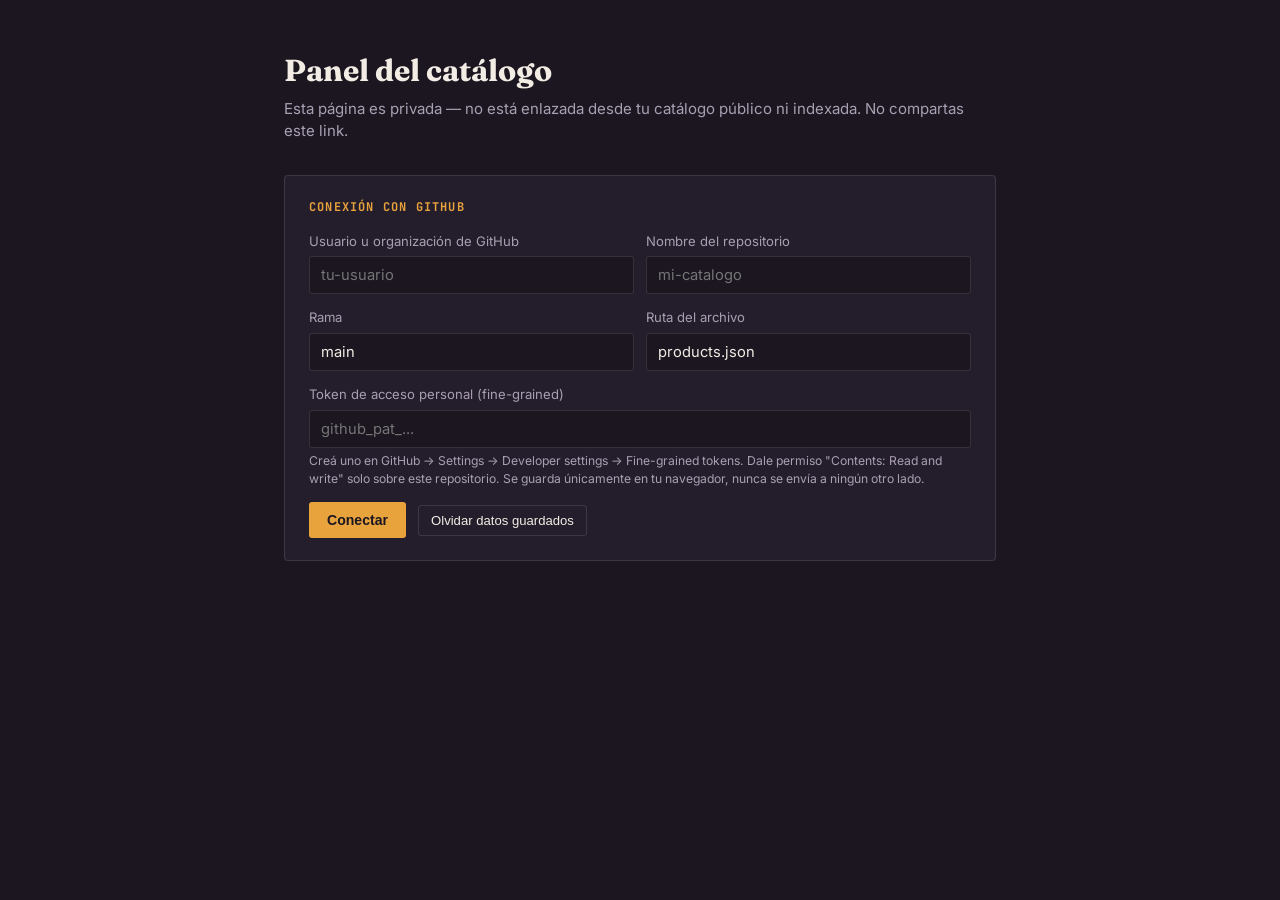
<file: catalogo-ia/admin.html>
<!DOCTYPE html>
<html lang="es">
<head>
<meta charset="UTF-8">
<meta name="viewport" content="width=device-width, initial-scale=1.0">
<title>Panel Admin — Catálogo</title>
<meta name="robots" content="noindex, nofollow">
<link rel="preconnect" href="https://fonts.googleapis.com">
<link href="https://fonts.googleapis.com/css2?family=Fraunces:wght@500;600&family=Inter:wght@400;500;600&family=JetBrains+Mono:wght@400;500&display=swap" rel="stylesheet">
<link rel="stylesheet" href="assets/style.css">
<link rel="stylesheet" href="assets/admin.css">
</head>
<body>

<div class="admin-wrap">
  <h1>Panel del catálogo</h1>
  <p class="lede">Esta página es privada — no está enlazada desde tu catálogo público ni indexada. No compartas este link.</p>

  <div id="status" class="status hidden"></div>

  <div class="panel">
    <h2>Conexión con GitHub</h2>
    <form id="cfg-form">
      <div class="row2">
        <div class="field"><label>Usuario u organización de GitHub</label><input id="cfg-owner" required placeholder="tu-usuario"></div>
        <div class="field"><label>Nombre del repositorio</label><input id="cfg-repo" required placeholder="mi-catalogo"></div>
      </div>
      <div class="row2">
        <div class="field"><label>Rama</label><input id="cfg-branch" value="main"></div>
        <div class="field"><label>Ruta del archivo</label><input id="cfg-path" value="products.json"></div>
      </div>
      <div class="field">
        <label>Token de acceso personal (fine-grained)</label>
        <input id="cfg-token" type="password" required placeholder="github_pat_...">
        <small class="help">Creá uno en GitHub → Settings → Developer settings → Fine-grained tokens. Dale permiso "Contents: Read and write" solo sobre este repositorio. Se guarda únicamente en tu navegador, nunca se envía a ningún otro lado.</small>
      </div>
      <button class="btn-solid" type="submit">Conectar</button>
      <button class="btn-outline" type="button" id="cfg-forget" style="margin-left:8px;">Olvidar datos guardados</button>
    </form>
  </div>

  <div id="editor-panel" class="hidden">
    <div class="panel">
      <h2>Agregar nuevo pack</h2>
      <form id="add-form">
        <div class="field"><label>Nombre</label><input id="new-name" required></div>
        <div class="field"><label>Descripción</label><textarea id="new-desc"></textarea></div>
        <div class="field"><label>Tags (separados por coma)</label><input id="new-tags" placeholder="anime, cyberpunk"></div>
        <div class="field"><label>URL de imagen</label><input id="new-image" placeholder="https://..."></div>
        <div class="row2">
          <div class="field"><label>Link de compra</label><input id="new-purchase" placeholder="https://..."></div>
          <div class="field"><label>Link de muestra gratis</label><input id="new-sample" placeholder="https://..."></div>
        </div>
        <button class="btn-solid" type="submit">Agregar a la lista</button>
      </form>
    </div>

    <div class="panel">
      <h2>Packs actuales</h2>
      <div id="product-list"></div>
    </div>

    <div class="panel" style="display:flex; gap:10px; align-items:center;">
      <button class="btn-solid" id="save-btn">Guardar cambios en GitHub</button>
      <button class="btn-outline" id="reload-btn">Recargar desde GitHub</button>
    </div>
  </div>
</div>

<script src="assets/admin.js"></script>
</body>
</html>
</file>
<file: catalogo-ia/assets/style.css>
:root {
  --bg: #1b1620;
  --surface: #241e2c;
  --surface-alt: #2d2635;
  --text: #f2ece4;
  --text-muted: #a99fb3;
  --accent: #e8a33d;
  --accent-soft: rgba(232, 163, 61, 0.14);
  --line: rgba(242, 236, 228, 0.12);
  --radius: 4px;
}

* { box-sizing: border-box; }

body {
  margin: 0;
  background: var(--bg);
  color: var(--text);
  font-family: 'Inter', system-ui, sans-serif;
  line-height: 1.5;
  -webkit-font-smoothing: antialiased;
}

.wrap {
  max-width: 1120px;
  margin: 0 auto;
  padding: 0 24px;
}

/* ---- Header / "portada de catálogo" ---- */
header.cover {
  padding: 72px 0 48px;
  border-bottom: 1px solid var(--line);
}

.eyebrow {
  font-family: 'JetBrains Mono', monospace;
  font-size: 12px;
  letter-spacing: 0.14em;
  text-transform: uppercase;
  color: var(--accent);
  margin: 0 0 14px;
}

h1.title {
  font-family: 'Fraunces', serif;
  font-weight: 600;
  font-size: clamp(2.4rem, 5vw, 3.6rem);
  margin: 0 0 12px;
  letter-spacing: -0.01em;
}

.subtitle {
  color: var(--text-muted);
  font-size: 1.05rem;
  max-width: 46ch;
  margin: 0;
}

/* ---- Filtro de tags ---- */
.filters {
  display: flex;
  flex-wrap: wrap;
  gap: 8px;
  padding: 28px 0 0;
}

.chip {
  font-family: 'JetBrains Mono', monospace;
  font-size: 12px;
  letter-spacing: 0.04em;
  text-transform: lowercase;
  background: transparent;
  color: var(--text-muted);
  border: 1px solid var(--line);
  border-radius: 100px;
  padding: 7px 14px;
  cursor: pointer;
  transition: border-color .15s ease, color .15s ease, background .15s ease;
}

.chip:hover { color: var(--text); border-color: var(--text-muted); }

.chip.active {
  color: var(--bg);
  background: var(--accent);
  border-color: var(--accent);
}

/* ---- Grid de productos ---- */
.grid {
  display: grid;
  grid-template-columns: repeat(auto-fill, minmax(280px, 1fr));
  gap: 28px;
  padding: 40px 0 96px;
}

.card {
  background: var(--surface);
  border: 1px solid var(--line);
  border-radius: var(--radius);
  overflow: hidden;
  display: flex;
  flex-direction: column;
  transition: transform .18s ease, border-color .18s ease;
  position: relative;
}

.card:hover {
  transform: translateY(-3px);
  border-color: rgba(232, 163, 61, 0.4);
}

.card .thumb {
  aspect-ratio: 4 / 3;
  width: 100%;
  object-fit: cover;
  display: block;
  background: var(--surface-alt);
}

.card .stamp {
  position: absolute;
  top: 12px;
  right: 12px;
  font-family: 'JetBrains Mono', monospace;
  font-size: 11px;
  letter-spacing: 0.05em;
  background: rgba(27, 22, 32, 0.75);
  color: var(--accent);
  padding: 4px 8px;
  border-radius: 3px;
  backdrop-filter: blur(2px);
}

.card .body {
  padding: 18px 20px 20px;
  border-top: 1px dashed var(--line);
  display: flex;
  flex-direction: column;
  gap: 10px;
  flex: 1;
}

.card .tags {
  display: flex;
  gap: 6px;
  flex-wrap: wrap;
}

.card .tag {
  font-family: 'JetBrains Mono', monospace;
  font-size: 10.5px;
  letter-spacing: 0.03em;
  color: var(--accent);
  background: var(--accent-soft);
  padding: 3px 8px;
  border-radius: 3px;
  text-transform: lowercase;
}

.card h3 {
  font-family: 'Fraunces', serif;
  font-weight: 600;
  font-size: 1.28rem;
  margin: 0;
}

.card p.desc {
  color: var(--text-muted);
  font-size: 0.92rem;
  margin: 0;
  flex: 1;
}

.card .actions {
  display: flex;
  gap: 10px;
  margin-top: 4px;
}

.btn {
  flex: 1;
  text-align: center;
  font-size: 0.85rem;
  font-weight: 600;
  padding: 10px 12px;
  border-radius: 3px;
  text-decoration: none;
  transition: opacity .15s ease, background .15s ease;
}

.btn.primary {
  background: var(--accent);
  color: var(--bg);
}

.btn.primary:hover { opacity: 0.88; }

.btn.ghost {
  background: transparent;
  border: 1px solid var(--line);
  color: var(--text);
}

.btn.ghost:hover { border-color: var(--text-muted); }

.empty {
  color: var(--text-muted);
  font-family: 'JetBrains Mono', monospace;
  font-size: 13px;
  padding: 60px 0;
  text-align: center;
  border: 1px dashed var(--line);
  border-radius: var(--radius);
}

footer {
  border-top: 1px solid var(--line);
  padding: 28px 0 48px;
  color: var(--text-muted);
  font-family: 'JetBrains Mono', monospace;
  font-size: 12px;
}

@media (prefers-reduced-motion: reduce) {
  .card, .chip, .btn { transition: none; }
}
</file>
<file: catalogo-ia/assets/admin.css>
.admin-wrap {
  max-width: 760px;
  margin: 0 auto;
  padding: 48px 24px 96px;
}

.admin-wrap h1 {
  font-family: 'Fraunces', serif;
  font-size: 1.9rem;
  margin: 0 0 4px;
}

.admin-wrap .lede {
  color: var(--text-muted);
  font-size: 0.94rem;
  margin: 0 0 32px;
}

.panel {
  background: var(--surface);
  border: 1px solid var(--line);
  border-radius: var(--radius);
  padding: 22px 24px;
  margin-bottom: 24px;
}

.panel h2 {
  font-family: 'JetBrains Mono', monospace;
  font-size: 12px;
  letter-spacing: 0.1em;
  text-transform: uppercase;
  color: var(--accent);
  margin: 0 0 16px;
}

.field {
  margin-bottom: 14px;
}

.field label {
  display: block;
  font-size: 0.82rem;
  color: var(--text-muted);
  margin-bottom: 5px;
}

.field input,
.field textarea {
  width: 100%;
  background: var(--bg);
  border: 1px solid var(--line);
  border-radius: 3px;
  color: var(--text);
  padding: 9px 11px;
  font-family: 'Inter', sans-serif;
  font-size: 0.92rem;
}

.field textarea { min-height: 64px; resize: vertical; }

.field small.help {
  display: block;
  color: var(--text-muted);
  font-size: 0.76rem;
  margin-top: 4px;
}

.row2 { display: grid; grid-template-columns: 1fr 1fr; gap: 12px; }

button.btn-solid {
  background: var(--accent);
  color: var(--bg);
  border: none;
  font-weight: 600;
  font-size: 0.88rem;
  padding: 10px 18px;
  border-radius: 3px;
  cursor: pointer;
}

button.btn-outline {
  background: transparent;
  border: 1px solid var(--line);
  color: var(--text);
  font-size: 0.82rem;
  padding: 7px 12px;
  border-radius: 3px;
  cursor: pointer;
}

button.btn-danger {
  background: transparent;
  border: 1px solid rgba(220,90,90,0.5);
  color: #e08a8a;
  font-size: 0.78rem;
  padding: 6px 10px;
  border-radius: 3px;
  cursor: pointer;
}

.product-item {
  border: 1px solid var(--line);
  border-radius: 3px;
  padding: 14px 16px;
  margin-bottom: 12px;
}

.product-item .top {
  display: flex;
  justify-content: space-between;
  align-items: center;
  margin-bottom: 10px;
}

.product-item .top strong { font-family: 'Fraunces', serif; font-size: 1.05rem; }

.status {
  font-family: 'JetBrains Mono', monospace;
  font-size: 12px;
  padding: 10px 14px;
  border-radius: 3px;
  margin-bottom: 18px;
}

.status.ok { background: rgba(120,200,140,0.12); color: #8fd4a0; }
.status.err { background: rgba(220,90,90,0.12); color: #e08a8a; }
.status.info { background: var(--accent-soft); color: var(--accent); }

.hidden { display: none !important; }
</file>
